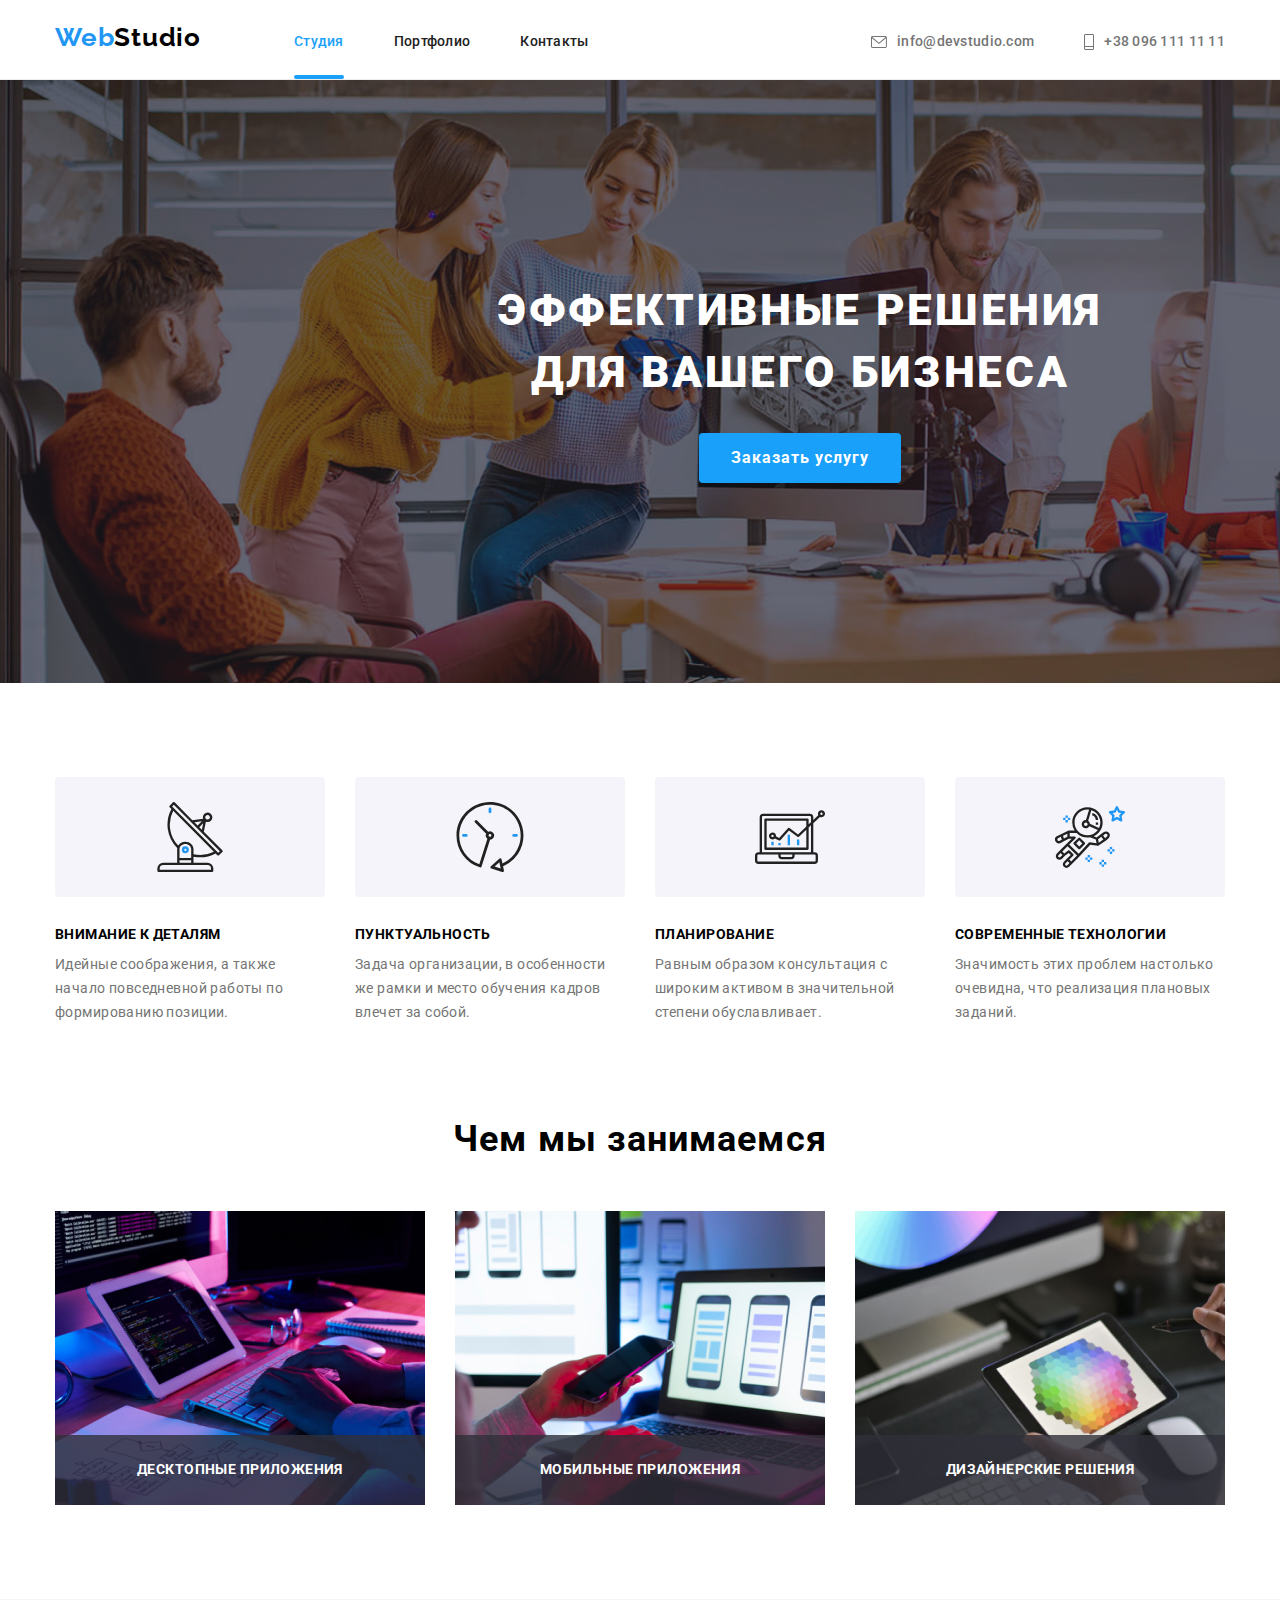
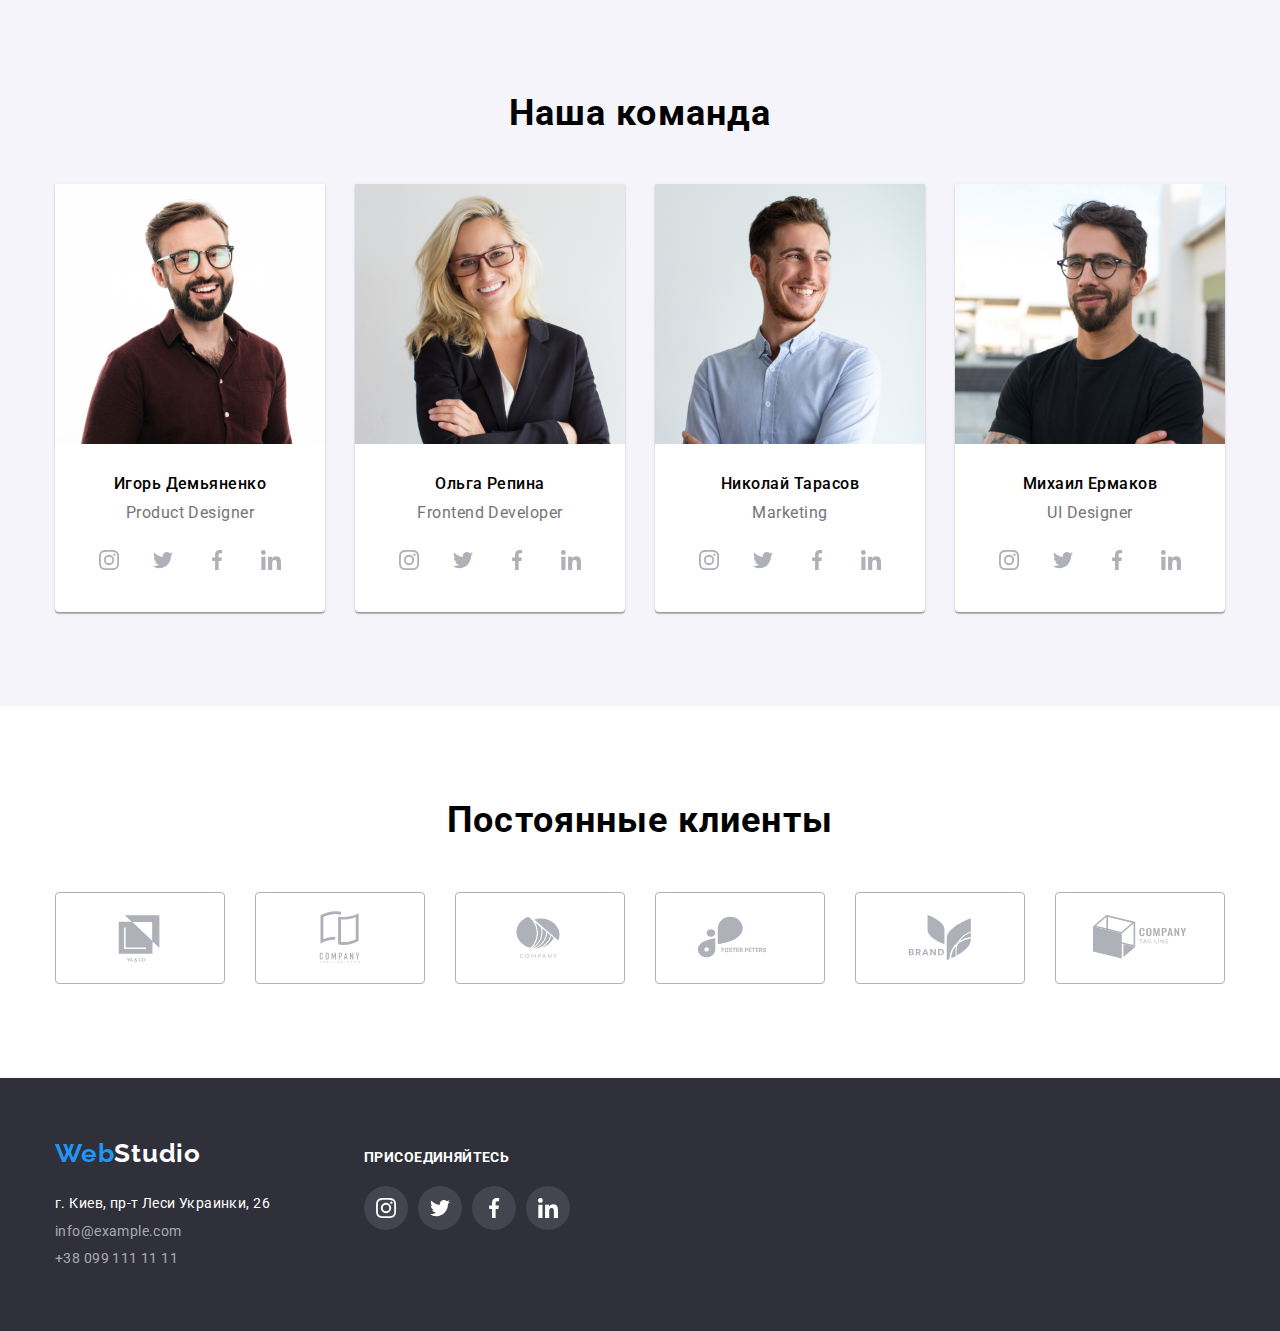
<file: index.html>
<!DOCTYPE html>
<html lang="ru">
  <head>
    <meta charset="UTF-8" />
    <meta name="viewport" content="width=device-width, initial-scale=1.0" />
    <title>WebStudio</title>
    <link rel="preconnect" href="https://fonts.googleapis.com">
    <link rel="preconnect" href="https://fonts.gstatic.com" crossorigin>
    <link
        href="https://fonts.googleapis.com/css2?family=Raleway:wght@700&family=Roboto:wght@400;500;700;900&display=swap"
        rel="stylesheet">
    <link rel="stylesheet"
        href="https://cdnjs.cloudflare.com/ajax/libs/modern-normalize/1.1.0/modern-normalize.min.css">
    <link rel="stylesheet" href="./css/styles.css">
  </head>

  <body>
    
        <header class="header">
          <div class="container">
             <nav class="navigation">
              <a class="logo link" lang="en" href="./index.html">
                Web<span class="logo-second-part">Studio</span>
              </a>
                <ul class="nav-list">
                  <li class="nav-item">
                    <a href="./index.html" class="nav-link section-after current">Студия</a>
                  </li>
                  <li class="nav-item">
                    <a href="./portfolio.html" class="nav-link section-after">Портфолио</a>
                  </li>
                  <li class="nav-item"><a href="" class="nav-link section-after">Контакты</a></li>
                </ul>
            
        
              <ul class="nav-list-contacts">
                <li class="nav-contacts">
                  <a href="mailto:info@devstudio.com" class="contacts"> <svg class="contacts-items-link" width="16" height="12">
                      <use href="./images/icons.svg#icon-email"></use>
                    </svg>info@devstudio.com</a>
                </li>
                <li class="nav-contacts">
                  <a href="tell:+380961111111" class="contacts"><svg class="contacts-items-link" width="10" height="16">
                      <use href="./images/icons.svg#icon-tel"></use>
                    </svg>+38 096 111 11 11</a>
                </li>
              </ul> 
                </nav>
            </div>
           </header>
       

    <main>
      <section class="section-hero">
      <div class="container">
      <h1 class="title">Эффективные решения для вашего бизнеса</h1>
      <button type="button" data-modal-open class="button main-btn">Заказать услугу</button>
      </div>
      </section>
      
      <section class="advantages">
      <div class="container">        
                <h2 class="visually-hidden">Преимущества работы с нами</h2>
                <ul class="advantages-list">
                    <li class="advantages-item">
                      <div class="advantages-items-icon">
                <svg class="contacts-link-icon tel" width="70" height="70">
                  <use href="./images/icons.svg#icon-antenna"></use>
                </svg>
              </div>
                        <h3 class="advantages-title">Внимание к деталям</h3>
                        <p class="advantages-text">
                            Идейные соображения, а также начало повседневной работы по
                            формированию позиции.
                        </p>
                    </li>
                    <li class="advantages-item">
                       <div class="advantages-items-icon">
                <svg class="contacts-link-icon tel" width="70" height="70">
                  <use href="./images/icons.svg#icon-clock"></use>
                </svg>
              </div>
                        <h3 class="advantages-title">Пунктуальность</h3>
                        <p class="advantages-text">
                            Задача организации, в особенности же рамки и место обучения кадров
                            влечет за собой.
                        </p>
                    </li>
                    <li class="advantages-item">
                      <div class="advantages-items-icon">
                <svg class="contacts-link-icon tel" width="70" height="70">
                  <use href="./images/icons.svg#icon-diagram"></use>
                </svg>
              </div>
                        <h3 class="advantages-title">Планирование</h3>
                        <p class="advantages-text">
                            Равным образом консультация с широким активом в значительной
                            степени обуславливает.
                        </p>
                    </li>
                    <li class="advantages-item">
                       <div class="advantages-items-icon">
                <svg class="contacts-link-icon tel" width="70" height="70">
                  <use href="./images/icons.svg#icon-astronaut"></use>
                </svg>
              </div>
                        <h3 class="advantages-title">Современные технологии</h3>
                        <p class="advantages-text">
                            Значимость этих проблем настолько очевидна, что реализация
                            плановых заданий.
                        </p>
                    </li>
                </ul>
              </div>
              </section>
                 
      <section class="services">
      <div class="container">  
        <h2 class="services-title">Чем мы занимаемся</h2>
        <ul class="services-list">

          <li class="services-item">
            <div class="services-item-wrap">
            <img
              src="./images/services/services-img-1.jpg"
              alt="разработка десктопных приложений"
              width="370"
              height="294"
            />
            <p class="services-text">Десктопные приложения</p>
            </div>
          </li>
          <li class="services-item">
            <div class="services-item-wrap">
            <img
              src="./images/services/services-img-2.jpg"
              alt="адаптация для мобильных устройств"
              width="370"
              height="294"
            />
            <p class="services-text">Мобильные приложения</p>
            </div>
          </li>
          <li class="services-item">
            <div class="services-item-wrap">
            <img
              src="./images/services/services-img-3.jpg"
              alt="работа над дизайном"
              width="370"
              height="294"
            />
            <p class="services-text">Дизайнерские решения</p>
            </div>
          </li>
        </ul>
      </div>
      </section>
      
      
    <section class="team">
    <div class="container">
                <h2 class="our-team">Наша команда</h2>
                <ul class="team-list">
                    <li class="team-item">
                        <img src="./images/team/team-img-1.jpg" alt="Игорь Демьяненко Product Designer" width="270" />
                        <div class="team-description">
                        <h3 class="name">Игорь Демьяненко</h3>
                        <p lang="en" class="description">Product Designer</p>
                         <ul class="list team-list-icons">
                <li class="team-item-icons">
                  <a href="" class="team-item-link">
                    <svg class="team-social-link" width="20" height="20">
                      <use href="./images/icons.svg#icon-instagram"></use>
                    </svg>
                  </a>
                </li>
                <li class="team-item-icons">
                  <a href="" class="team-item-link">
                    <svg class="team-social-link" width="20" height="20">
                      <use href="./images/icons.svg#icon-twitter"></use>
                    </svg>
                  </a>
                </li>

                <li class="team-item-icons">
                  <a href="" class="team-item-link">
                    <svg class="team-social-link" width="20" height="20">
                      <use href="./images/icons.svg#icon-facebook"></use>
                    </svg>
                  </a>
                </li>

                <li class="team-item-icons">
                  <a href="" class="team-item-link">
                    <svg class="team-social-link" width="20" height="20">
                      <use href="./images/icons.svg#icon-linkedin"></use>
                    </svg>
                  </a>
                </li>
              </ul>
                        </div>
                        
                    
                    <li class="team-item">
                        <img src="./images/team/team-img-2.jpg" alt="Ольга Репина Frontend Developer" width="270" />
                        <div class="team-description">
                        <h3 class="name">Ольга Репина</h3>
                        <p lang="en" class="description">Frontend Developer</p>
                         <ul class="list team-list-icons">
                <li class="team-item-icons">
                  <a href="" class="team-item-link">
                    <svg class="team-social-link" width="20" height="20">
                      <use href="./images/icons.svg#icon-instagram"></use>
                    </svg>
                  </a>
                </li>
                <li class="team-item-icons">
                  <a href="" class="team-item-link">
                    <svg class="team-social-link" width="20" height="20">
                      <use href="./images/icons.svg#icon-twitter"></use>
                    </svg>
                  </a>
                </li>

                <li class="team-item-icons">
                  <a href="" class="team-item-link">
                    <svg class="team-social-link" width="20" height="20">
                      <use href="./images/icons.svg#icon-facebook"></use>
                    </svg>
                  </a>
                </li>

                <li class="team-item-icons">
                  <a href="" class="team-item-link">
                    <svg class="team-social-link" width="20" height="20">
                      <use href="./images/icons.svg#icon-linkedin"></use>
                    </svg>
                  </a>
                </li>
              </ul>
                        </div>
                    
                    <li class="team-item" >
                        <img src="./images/team/team-img-3.jpg" alt="Николай Тарасов Marketing" width="270" />
                        <div class="team-description">
                        <h3 class="name">Николай Тарасов</h3>
                        <p lang="en" class="description">Marketing</p>
                         <ul class="list team-list-icons">
                <li class="team-item-icons">
                  <a href="" class="team-item-link">
                    <svg class="team-social-link" width="20" height="20">
                      <use href="./images/icons.svg#icon-instagram"></use>
                    </svg>
                  </a>
                </li>
                <li class="team-item-icons">
                  <a href="" class="team-item-link">
                    <svg class="team-social-link" width="20" height="20">
                      <use href="./images/icons.svg#icon-twitter"></use>
                    </svg>
                  </a>
                </li>

                <li class="team-item-icons">
                  <a href="" class="team-item-link">
                    <svg class="team-social-link" width="20" height="20">
                      <use href="./images/icons.svg#icon-facebook"></use>
                    </svg>
                  </a>
                </li>

                <li class="team-item-icons">
                  <a href="" class="team-item-link">
                    <svg class="team-social-link" width="20" height="20">
                      <use href="./images/icons.svg#icon-linkedin"></use>
                    </svg>
                  </a>
                </li>
              </ul>
                        </div>
                    
                    <li class="team-item">
                        <img src="./images/team/team-img-4.jpg" alt="Михаил Ермаков UI Designer" width="270" />
                        <div class="team-description">
                        <h3 class="name">Михаил Ермаков</h3>
                        <p lang="en" class="description">UI Designer</p>
                         <ul class="list team-list-icons">
                <li class="team-item-icons">
                  <a href="" class="team-item-link">
                    <svg class="team-social-link" width="20" height="20">
                      <use href="./images/icons.svg#icon-instagram"></use>
                    </svg>
                  </a>
                </li>
                <li class="team-item-icons">
                  <a href="" class="team-item-link">
                    <svg class="team-social-link" width="20" height="20">
                      <use href="./images/icons.svg#icon-twitter"></use>
                    </svg>
                  </a>
                </li>

                <li class="team-item-icons">
                  <a href="" class="team-item-link">
                    <svg class="team-social-link" width="20" height="20">
                      <use href="./images/icons.svg#icon-facebook"></use>
                    </svg>
                  </a>
                </li>

                <li class="team-item-icons">
                  <a href="" class="team-item-link">
                    <svg class="team-social-link" width="20" height="20">
                      <use href="./images/icons.svg#icon-linkedin"></use>
                    </svg>
                  </a>
                </li>
              </ul>
                        </div>
                    
              </div>
            </section>
            <section class="clients">
              <div class="container">
                <h2 class="clients-titel">Постоянные клиенты</h2>
                 <ul class="list client-items">
          <li>
            <a class="client-item-link" href="">
              <svg class="client-item-icon" width="106" height="60">
                <use href="./images/icons.svg#icon-Logo-1"></use>
              </svg>
            </a>
          </li>
          <li>
            <a class="client-item-link" href="">
              <svg class="client-item-icon" width="106" height="60">
                <use href="./images/icons.svg#icon-Logo-2"></use>
              </svg>
            </a>
          </li>
          <li>
            <a class="client-item-link" href="">
              <svg class="client-item-icon" width="106" height="60">
                <use href="./images/icons.svg#icon-Logo-3"></use>
              </svg>
            </a>
          </li>
          <li>
            <a class="client-item-link" href="">
              <svg class="client-item-icon" width="106" height="60">
                <use href="./images/icons.svg#icon-Logo-4"></use>
              </svg>
            </a>
          </li>
          <li>
            <a class="client-item-link" href="">
              <svg class="client-item-icon" width="106" height="60">
                <use href="./images/icons.svg#icon-Logo-5"></use>
              </svg>
            </a>
          </li>
          <li>
            <a class="client-item-link" href="">
              <svg class="client-item-icon" width="106" height="60">
                <use href="./images/icons.svg#icon-Logo-6"></use>
              </svg>
            </a>
          </li>
        </ul>
        </div>      
            </section>
      </main>

   <footer class="footer">
      <div class="container footer-container">
        <ul class="list footer-list-container">
          <li>
          <a class="logo link" lang="en" href="./index.html">
        Web<span class="logo-second-part-footer">Studio</span>
      </a>
      <address class="footer-address">
        <ul class="footer-list list">
          <li class="footer-item">
            <a class="footer-description" href="https://goo.gl/maps/TwaqUdPXrJMAYcYX8"
              >г. Киев, пр-т Леси Украинки, 26</a
            >
          </li>
          <li class="footer-item">
            <a class="footer-mail-item link" href="mailto:info@example.com">info@example.com</a>
          </li>
          <li class="footer-item">
            <a class="footer-tel-item link" href="tel:+380991111111">+38 099 111 11 11</a>
          </li>
        </ul>
      </address>
            <li class="footer-social-item">
            <p class="footer-social">присоединяйтесь</p>
            <ul class="list team-list-icons">
              <li class="team-item-icons">
                <a href="" class="team-item-link footer-social-color">
                  <svg class="team-social-link team-social-link-color" width="20" height="20">
                    <use href="./images/icons.svg#icon-instagram"></use>
                  </svg>
                </a>
              </li>
              <li class="team-item-icons">
                <a href="" class="team-item-link footer-social-color">
                  <svg class="team-social-link team-social-link-color" width="20" height="20">
                    <use href="./images/icons.svg#icon-twitter"></use>
                  </svg>
                </a>
              </li>
              <li class="team-item-icons">
                <a href="" class="team-item-link footer-social-color">
                  <svg class="team-social-link team-social-link-color" width="20" height="20">
                    <use href="./images/icons.svg#icon-facebook"></use>
                  </svg>
                </a>
              </li>

              <li class="team-item-icons">
                <a href="" class="team-item-link footer-social-color">
                  <svg class="team-social-link team-social-link-color" width="20" height="20">
                    <use href="./images/icons.svg#icon-linkedin"></use>
                  </svg>
                </a>
              </li>
            </ul>
          </li>
        </ul>
      </div>
    </footer>

    <div class="backdrop is-hidden" data-modal>
      <div class="modal">
        <button type="button" data-modal-close class="close-btn">
          <svg class="join-icon" width="18" height="18">
            <use href="./images/icons.svg#icon-close-black-18dp-2-1"></use>
            </svg>
        </button>
      </div>
    </div>
    <script src="./js/modal.js"></script>

    </body>
</html>
</file>
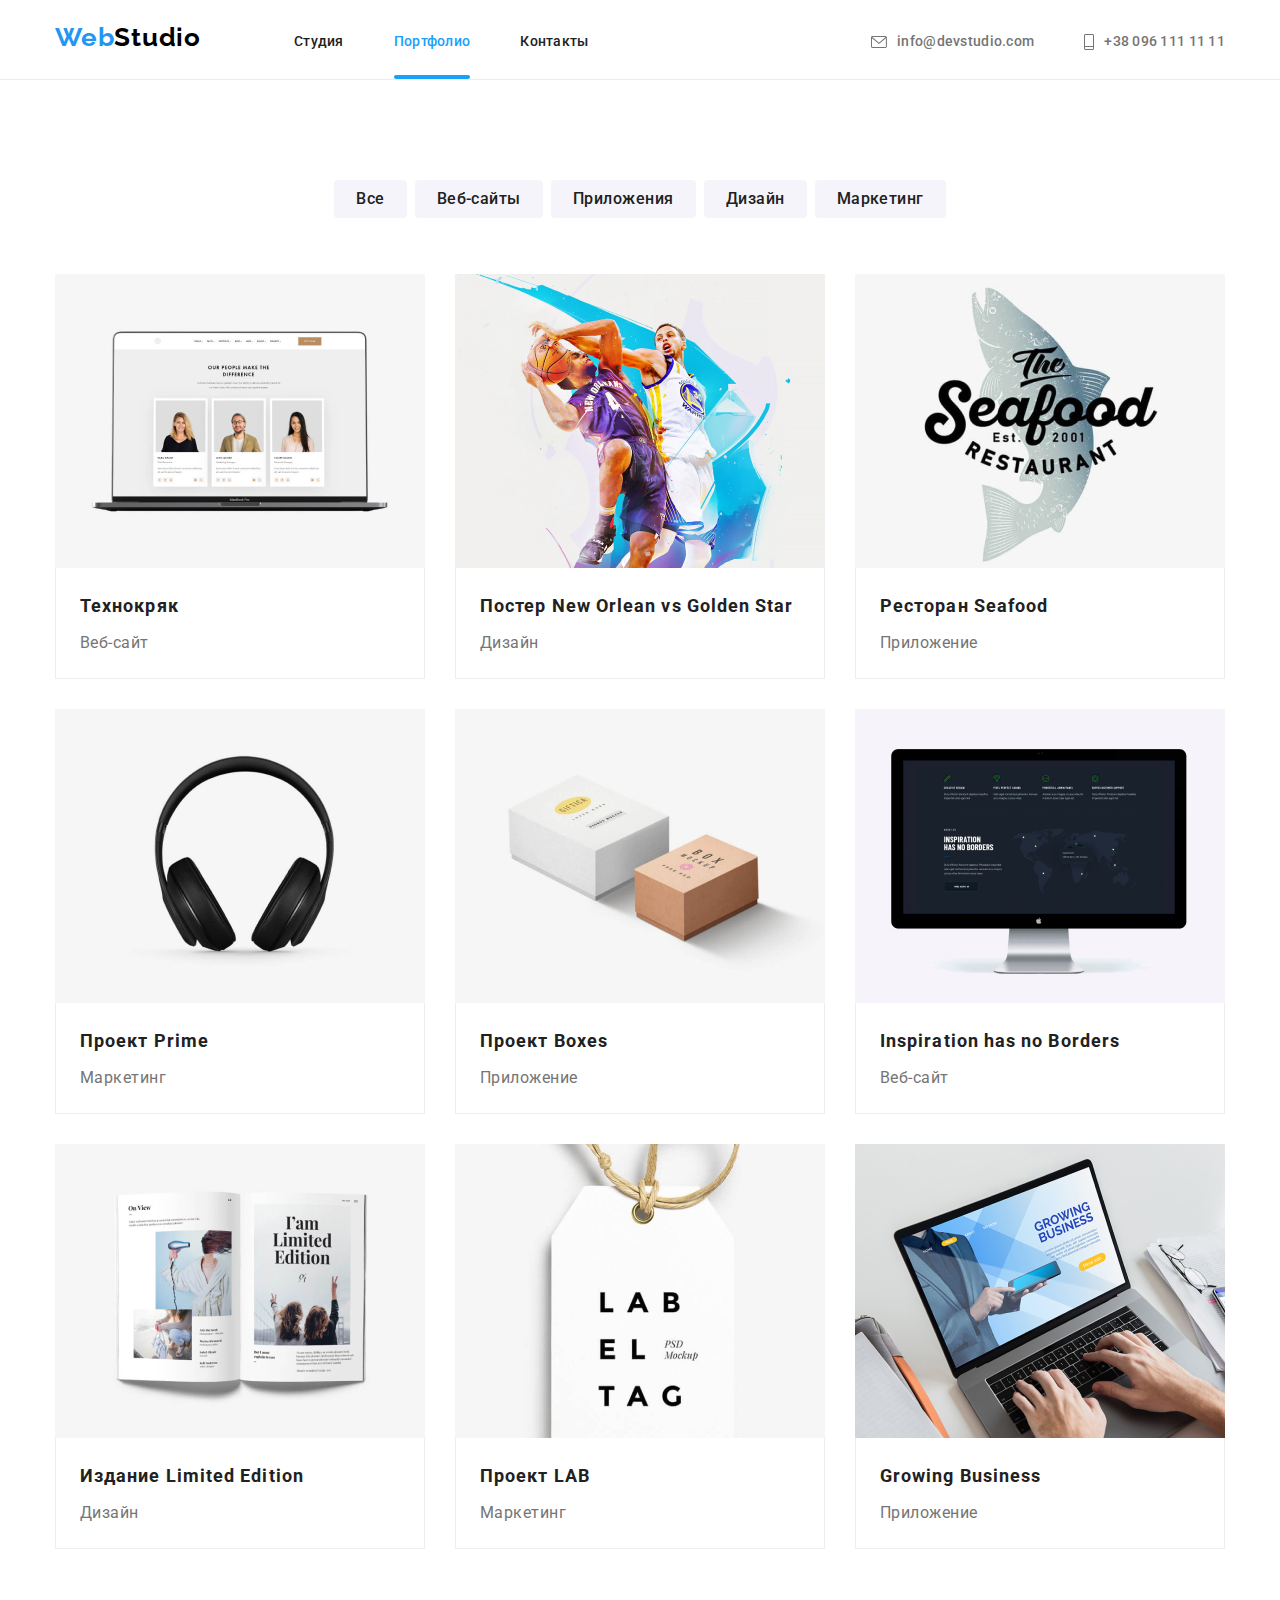
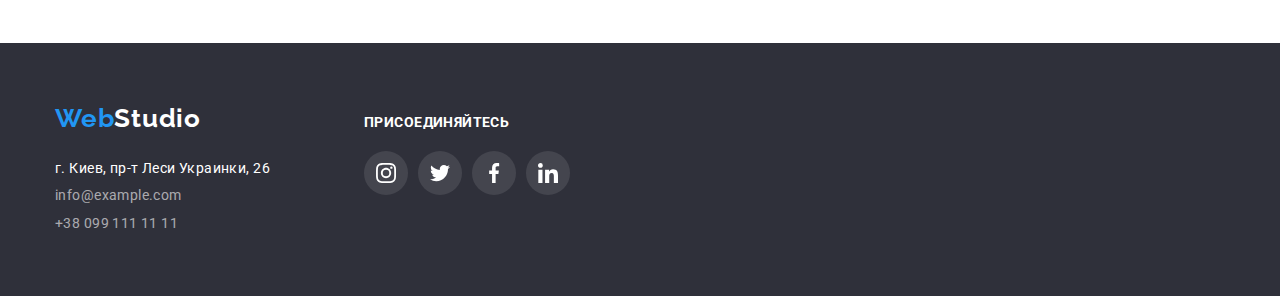
<file: portfolio.html>
<!DOCTYPE html>
<html lang="ru">
  <head>
    <meta charset="UTF-8" />
    <meta name="viewport" content="width=device-width, initial-scale=1.0" />
    <title>WebStudio</title>
    <link
      rel="stylesheet"
      href="https://cdnjs.cloudflare.com/ajax/libs/modern-normalize/1.0.0/modern-normalize.css"
    />
    <link
      href="https://fonts.googleapis.com/css2?family=Raleway:wght@400;700&family=Roboto:wght@400;500;700;900&display=swap"
      rel="stylesheet"
    />
    <link rel="stylesheet" href="./css/styles.css" />
  </head>

  <body>
    <header class="header">
      <div class="container">
        <nav class="navigation">
          <a class="logo link" lang="en" href="./index.html">
            Web<span class="logo-second-part">Studio</span>
          </a>
          <ul class="nav-list">
            <li class="nav-item">
              <a href="./index.html" class="nav-link section-after">Студия</a>
            </li>
            <li class="nav-item">
              <a href="./portfolio.html" class="nav-link section-after current">Портфолио</a>
            </li>
            <li class="nav-item"><a href="" class="nav-link section-after">Контакты</a></li>
          </ul>
    
            <ul class="nav-list-contacts">
            <li class="nav-contacts">
              <a href="mailto:info@devstudio.com" class="contacts"> <svg class="contacts-items-link" width="16" height="12">
                  <use href="./images/icons.svg#icon-email"></use>
                </svg>info@devstudio.com</a>
            </li>
            <li class="nav-contacts">
              <a href="tell:+380961111111" class="contacts"><svg class="contacts-items-link" width="10" height="16">
                  <use href="./images/icons.svg#icon-tel"></use>
                </svg>+38 096 111 11 11</a>
            </li>
          </ul>
        </nav>
      </div>
    </header>

    
    <main>
      <div class="container">
      <section class="works-section">
            <h1 class="visually-hidden">Наши проекты</h1>
            <ul class="portf-filter-list list">
            <li class="portf-filter-item">
              <button class="portf-modal-btn btn-current" type="button">Все</button>
            </li>
            <li class="portf-filter-item">
              <button class="portf-modal-btn" type="button">Веб-сайты</button>
            </li>
            <li class="portf-filter-item">
              <button class="portf-modal-btn" type="button">Приложения</button>
            </li>
            <li class="portf-filter-item">
              <button class="portf-modal-btn" type="button">Дизайн</button>
            </li>
            <li class="portf-filter-item">
              <button class="portf-modal-btn" type="button">Маркетинг</button>
            </li>
          </ul>
              
          <ul class="works-list">
            <li class="works-list-item">
              <a class="portfolio-link" href="">
                <div class="galery-img-overlay"><img class="works-list-img" src="./images/portfolio/portfolio-img-1.jpg" alt="Веб-сайт Технокряк" width="370"
                height="294" />
                <p class="overlay">
                  Технокряк это современная площадка распространения
                  коронавируса. Компании используют эту платформу для
                  цифрового шпионажа и атак на защищённые сервера конкурентов
                </p>
                </div>
              <div class="box-footer">
                <h3 class="works-list-title">Технокряк</h3>
                <p class="work-list-subtitle">Веб-сайт</p>
              </div></a>
              
            </li>
            <li class="works-list-item">
              <a class="portfolio-link" href="">
                <div class="galery-img-overlay">
                <img class="works-list-img" src="./images/portfolio/portfolio-img-2.jpg" alt="Дизайн Постера New Orlean vs Golden Star"
                width="370" 
                height="294" />
                <p class="overlay">
                  Технокряк это современная площадка распространения
                  коронавируса. Компании используют эту платформу для
                  цифрового шпионажа и атак на защищённые сервера конкурентов
                </p>
                </div>

              <div class="box-footer">
                <h3 class="works-list-title">Постер <span lang="en">New Orlean vs Golden Star</span></h3>
                <p class="work-list-subtitle">Дизайн</p>
              </div></a>
            </li>
            <li class="works-list-item">
              <a class="portfolio-link" href="">
                <div class="galery-img-overlay">
                <img class="works-list-img" src="./images/portfolio/portfolio-img-3.jpg" alt="Приложение для Ресторана Seafood"
                width="370" height="294" />
                <p class="overlay">
                  Технокряк это современная площадка распространения
                  коронавируса. Компании используют эту платформу для
                  цифрового шпионажа и атак на защищённые сервера конкурентов
                </p>
                </div>

              <div class="box-footer">
                <h3 class="works-list-title">Ресторан <span lang="en">Seafood</span></h3>
                <p class="work-list-subtitle">Приложение</p>
              </div></a>
            </li>
            <li class="works-list-item">
              <a class="portfolio-link" href=""> 
                <div class="galery-img-overlay">
                <img class="works-list-img"
                src="./images/portfolio/portfolio-img-4.jpg"
                alt="Маркетинг Проект Prime"
                width="370"
                height="294"
              />
              <p class="overlay">
                Технокряк это современная площадка распространения
                коронавируса. Компании используют эту платформу для
                цифрового шпионажа и атак на защищённые сервера конкурентов
              </p>
              </div>

              <div class="box-footer">
                <h3 class="works-list-title">Проект <span lang="en">Prime</span></h3>
                <p class="work-list-subtitle">Маркетинг</p>
              </div></a>
             
            </li>
            
            <li class="works-list-item">
              <a class="portfolio-link" href=""> 
                <div class="galery-img-overlay">
                <img class="works-list-img"
                src="./images/portfolio/portfolio-img-5.jpg"
                alt="Приложение Проекта Boxes"
                width="370"
                height="294"
              />
              <p class="overlay">
                Технокряк это современная площадка распространения
                коронавируса. Компании используют эту платформу для
                цифрового шпионажа и атак на защищённые сервера конкурентов
              </p>
              </div>

              <div class="box-footer">
                <h3 class="works-list-title">Проект <span lang="en">Boxes</span></h3>
                <p class="work-list-subtitle">Приложение</p>
              </div></a>
             
            </li>
            <li class="works-list-item">
              <a class="portfolio-link" href=""> 
                <div class="galery-img-overlay"><img class="works-list-img"
                src="./images/portfolio/portfolio-img-6.jpg"
                alt="Веб-сайт Inspiration has no Borders"
                width="370"
                height="294"
              />
              <p class="overlay">
                Технокряк это современная площадка распространения
                коронавируса. Компании используют эту платформу для
                цифрового шпионажа и атак на защищённые сервера конкурентов
              </p>
              </div>

              <div class="box-footer">
                <h3 class="works-list-title" lang="en">Inspiration has no Borders</h3>
                <p class="work-list-subtitle">Веб-сайт</p>
              </div></a>
             
            </li>
            <li class="works-list-item">
              <a class="portfolio-link" href="">
                <div class="galery-img-overlay">
                <img class="works-list-img"
                src="./images/portfolio/portfolio-img-7.jpg"
                alt="Дизайн Издания Limited Edition"
                width="370"
                height="294"
              />
              <p class="overlay">
                Технокряк это современная площадка распространения
                коронавируса. Компании используют эту платформу для
                цифрового шпионажа и атак на защищённые сервера конкурентов
              </p>
              </div>

              <div class="box-footer">
                <h3 class="works-list-title">Издание <span lang="en">Limited Edition</span></h3>
                <p class="work-list-subtitle">Дизайн</p>
              </div></a>
              
            </li>
            <li class="works-list-item">
              <a class="portfolio-link" href=""> 
                <div class="galery-img-overlay">
                <img class="works-list-img"
                src="./images/portfolio/portfolio-img-8.jpg"
                alt="Маркетинг Проект LAB"
                width="370"
                height="294"
              />
              <p class="overlay">
                Технокряк это современная площадка распространения
                коронавируса. Компании используют эту платформу для
                цифрового шпионажа и атак на защищённые сервера конкурентов
              </p>
              </div>

              <div class="box-footer">
                <h3 class="works-list-title">Проект <span lang="en">LAB</span></h3>
                <p class="work-list-subtitle">Маркетинг</p>
              </div></a>
             
            </li>
            <li class="works-list-item">
              <a class="portfolio-link" href="">
                <div class="galery-img-overlay">
                <img class="works-list-img"
                src="./images/portfolio/portfolio-img-9.jpg"
                alt="Приложение Growing Business"
                width="370"
                height="294"
              />
              <p class="overlay">
                Технокряк это современная площадка распространения
                коронавируса. Компании используют эту платформу для
                цифрового шпионажа и атак на защищённые сервера конкурентов
              </p>
              </div>

              <div class="box-footer">
                <h3 class="works-list-title" lang="en">Growing Business</h3>
                <p class="work-list-subtitle">Приложение</p>
              </div></a>
              
            </li>
          </ul>
        </section>
      </div>
    </main>

<footer class="footer">
  <div class="container footer-container">
    <ul class="list footer-list-container">
      <li>
        <a class="logo link" lang="en" href="./index.html">
          Web<span class="logo-second-part-footer">Studio</span>
        </a>
        <address class="footer-address">
          <ul class="footer-list list">
            <li class="footer-item">
              <a class="footer-description" href="https://goo.gl/maps/TwaqUdPXrJMAYcYX8">г. Киев, пр-т Леси Украинки,
                26</a>
            </li>
            <li class="footer-item">
              <a class="footer-mail-item link" href="mailto:info@example.com">info@example.com</a>
            </li>
            <li class="footer-item">
              <a class="footer-tel-item link" href="tel:+380991111111">+38 099 111 11 11</a>
            </li>
          </ul>
        </address>
      <li class="footer-social-item">
        <p class="footer-social">присоединяйтесь</p>
        <ul class="list team-list-icons">
          <li class="team-item-icons">
            <a href="" class="team-item-link footer-social-color">
              <svg class="team-social-link team-social-link-color" width="20" height="20">
                <use href="./images/icons.svg#icon-instagram"></use>
              </svg>
            </a>
          </li>
          <li class="team-item-icons">
            <a href="" class="team-item-link footer-social-color">
              <svg class="team-social-link team-social-link-color" width="20" height="20">
                <use href="./images/icons.svg#icon-twitter"></use>
              </svg>
            </a>
          </li>
          <li class="team-item-icons">
            <a href="" class="team-item-link footer-social-color">
              <svg class="team-social-link team-social-link-color" width="20" height="20">
                <use href="./images/icons.svg#icon-facebook"></use>
              </svg>
            </a>
          </li>

          <li class="team-item-icons">
            <a href="" class="team-item-link footer-social-color">
              <svg class="team-social-link team-social-link-color" width="20" height="20">
                <use href="./images/icons.svg#icon-linkedin"></use>
              </svg>
            </a>
          </li>
        </ul>
      </li>
    </ul>
  </div>
</footer>
  </body>
</html>
</file>
<file: css/styles.css>
:root {
  --accent-font: 'Roboto', sans-serif;
  --secondary-font: 'Raleway', sans-serif;
  --text-color: #757575;
  --secondary-color: #212121;
  --hover-color: #2196f3;
  --accent-color: #18a0fb;
  --primary-white-color: #ffffff;
  --background-color: #2f303a;
  --team-color: #f5f4fa;
  --footer-color: rgba(255, 255, 255, 0.6);
}

*,
*::before,
*::after {
  margin: 0;
  padding: 0;
}

img {
  display: block;
  max-width: 100%;
  height: auto;
}
body {
  font-family: 'Roboto', sans-serif;
  font-style: normal;
}

.visually-hidden {
  position: absolute;
  white-space: nowrap;
  width: 1px;
  height: 1px;
  overflow: hidden;
  border: 0;
  padding: 0;
  clip: rect(0 0 0 0);
  clip-path: inset(50%);
  margin: -1px;
}

@keyframes changeModalBtn {
  25% {
    transform: scale(25%);
    transform: opacity(25%);
  }
  50% {
    transform: scale(50%);
    transform: opacity(50%);
  }
  75% {
    transform: scale(75%);
    transform: opacity(75%);
  }
  100% {
    transform: scale(100%);
    transform: opacity(100%);
  }
}

.list {
  list-style: none;
}

.link {
  text-decoration: none;
}

.section {
  padding: 94px 0px;
}
.container {
  width: 1200px;
  margin-left: auto;
  margin-right: auto;
  padding-left: 15px;
  padding-right: 15px;
}

.header {
  height: 80px;
  display: flex;
  align-items: center;
  display: flex;
  justify-content: space-between;
  border-bottom: 1px solid #ececec;
}
.logo {
  margin-right: 93px;
  font-family: 'Raleway', sans-serif;
  font-weight: 700;
  font-size: 26px;
  line-height: 1.192;
  letter-spacing: 0.03em;
  color: var(--hover-color);
  padding-top: 24px;
  padding-bottom: 24px;
}

.logo-second-part {
  font-weight: 700;
  font-size: 26px;
  line-height: 1.192;
  letter-spacing: 0.03em;
  color: #000000;
  transition: color 250ms cubic-bezier(0.4, 0, 0.2, 1),
    background-color 250ms cubic-bezier(0.4, 0, 0.2, 1);
}
.logo-second-part:hover,
.logo-second-part:focus {
  color: var(--accent-color);
}

.navigation {
  display: flex;
  align-items: baseline;
}

.nav-list {
  list-style: none;
  display: flex;
  align-items: center;
}

.nav-item:not(:last-child) {
  margin-right: 50px;
}

.nav-link {
  text-decoration: none;
  padding-bottom: 32px;
  padding-top: 32px;
  display: inline-block;
  font-style: normal;
  font-weight: 500;
  font-size: 14px;
  line-height: 1.14;
  letter-spacing: 0.02em;
  color: var(--secondary-color);
  transition: color 250ms cubic-bezier(0.4, 0, 0.2, 1),
    background-color 250ms cubic-bezier(0.4, 0, 0.2, 1);
}

.section-after {
  position: relative;
}

.current::after {
  content: ' ';
  display: block;
  background-color: var(--accent-color);
  width: 100%;
  height: 4px;
  border-radius: 2px;
  margin-top: 28px;
  position: absolute;
  bottom: 2px;
}

.current {
  color: var(--accent-color);
  transition: color 250ms cubic-bezier(0.4, 0, 0.2, 1);
}
.nav-link:hover,
.nav-link:focus {
  color: var(--accent-color);
}
.nav-list-contacts {
  list-style: none;
  margin-left: auto;
  display: flex;
  justify-content: flex-end;
}

.nav-contacts:not(:last-child) {
  margin-right: 50px;
}
.contacts {
  text-decoration: none;
  font-style: normal;
  font-weight: 500;
  font-size: 14px;
  line-height: 1.14;
  letter-spacing: 0.02em;
  color: var(--text-color);
  padding-top: 32px;
  padding-bottom: 32px;
}
.contacts:hover,
.contacts:focus {
  color: var(--accent-color);
}
.contacts-items-link {
  fill: currentColor;
  margin-right: 10px;
  vertical-align: middle;
}

.section-hero {
  width: 1600px;
  margin-left: auto;
  margin-right: auto;
  padding-left: 15px;
  padding-right: 15px;
  padding-top: 200px;
  padding-bottom: 200px;
  text-align: center;
  background-color: var(--background-color);
  background-image: linear-gradient(rgba(47, 48, 58, 0.4), rgba(47, 48, 58, 0.4)),
    url(../images/herobg.png);
  background-repeat: no-repeat;
  background-position: center;
  background-size: cover;
}
.title {
  max-width: 696px;
  font-style: normal;
  font-weight: 900;
  font-size: 44px;
  line-height: 1.4;
  letter-spacing: 0.06em;
  text-transform: uppercase;
  color: var(--primary-white-color);
  margin-bottom: 30px;
  margin-left: auto;
  margin-right: auto;
}

.button {
  display: inline-block;
  box-shadow: 0px 4px 4px rgba(0, 0, 0, 0.15);
  border-radius: 4px;
  border-style: none;
  background-color: var(--accent-color);
}
.main-btn {
  font-weight: 700;
  font-size: 16px;
  line-height: 1.87;
  align-items: center;
  text-align: center;
  letter-spacing: 0.06em;
  padding: 10px 32px;
  color: var(--primary-white-color);
  transition: color 250ms cubic-bezier(0.4, 0, 0.2, 1),
    background-color 250ms cubic-bezier(0.4, 0, 0.2, 1);
}
.button:hover,
.button:focus {
  cursor: pointer;
  color: var(--accent-color);
  background-color: var(--primary-white-color);
}

.advantages {
  align-items: center;
  justify-content: center;
  padding-top: 94px;
  padding-bottom: 94px;
}
.advantages-list {
  list-style: none;
  display: flex;
  justify-content: center;
  align-items: center;
}

.advantages-item:not(:last-child) {
  margin-right: 30px;
}
.advantages-items-icon {
  display: flex;
  justify-content: center;
  align-items: center;
  width: 270px;
  height: 120px;
  margin-bottom: 30px;
  border-radius: 4px;
  background-color: #f5f4fa;
}

.advantages-title {
  font-weight: 700;
  font-size: 14px;
  line-height: 1.14;
  letter-spacing: 0.03em;
  text-transform: uppercase;
  margin-bottom: 10px;
}
.advantages-text {
  color: var(--text-color);
  width: 270px;
  font-size: 14px;
  line-height: 1.71;
  letter-spacing: 0.03em;
}

.services {
  padding-bottom: 94px;
}
.services-title {
  font-weight: 700;
  font-size: 36px;
  line-height: 1.16;
  text-align: center;
  letter-spacing: 0.03em;
  margin-bottom: 50px;
}
.services-list {
  list-style: none;
  display: flex;
  justify-content: center;
  align-items: center;
}
.services-item:not(:last-child) {
  margin-right: 30px;
}
.services-item-wrap {
  position: relative;
  overflow: hidden;
}
.services-text {
  position: absolute;
  bottom: 0;
  left: 0;
  font-style: normal;
  font-weight: 700;
  font-size: 14px;
  line-height: 1.14;
  letter-spacing: 0.03em;
  padding: 27px;
  width: 100%;
  background-color: rgba(47, 48, 58, 0.8);
  color: var(--primary-white-color);
  text-transform: uppercase;
  text-align: center;
  font-weight: bold;
}

.team {
  background-color: var(--team-color);
  padding-top: 94px;
  padding-bottom: 94px;
}
.our-team {
  font-weight: 700;
  font-size: 36px;
  line-height: 1.16;
  text-align: center;
  letter-spacing: 0.03em;
  margin-bottom: 50px;
}
.team-list {
  list-style: none;
  display: flex;
  justify-content: center;
}
.team-description {
  padding: 30px 32px;
}

.team-item {
  width: 270px;
  box-shadow: 0px 1px 3px rgba(0, 0, 0, 0.12), 0px 1px 1px rgba(0, 0, 0, 0.14),
    0px 2px 1px rgba(0, 0, 0, 0.2);
  border-radius: 0px 0px 4px 4px;
  background-color: var(--primary-white-color);
}
.team-item:not(:last-child) {
  margin-right: 30px;
}
.name {
  font-weight: 500;
  font-size: 16px;
  line-height: 1.19;
  letter-spacing: 0.03em;
  text-align: center;
  margin-bottom: 10px;
}
.description {
  color: var(--text-color);
  font-size: 16px;
  line-height: 1.19;
  letter-spacing: 0.03em;
  text-align: center;
  padding-bottom: 16px;
}

.team-item-icons {
  width: 44px;
  height: 44px;
}

.team-item-link {
  color: #afb1b8;
  width: 100%;
  height: 100%;
  display: block;
  border-radius: 50%;
  display: flex;
  align-items: center;
  justify-content: center;
  transition: color 250ms cubic-bezier(0.4, 0, 0.2, 1),
    background-color 250ms cubic-bezier(0.4, 0, 0.2, 1);
}
.team-item-link:hover,
.team-item-link:focus {
  background-color: #2196f3;
}
.team-item-link:hover .team-social-link,
.team-item-link:focus .team-social-link {
  fill: var(--primary-white-color);
}

.team-list-icons {
  display: flex;
  justify-content: center;
}
.team-item-icons + .team-item-icons {
  margin-left: 10px;
}

.team-social-link {
  fill: #afb1b8;
}

.clients-titel {
  font-weight: 700;
  font-size: 36px;
  line-height: 1.16;
  text-align: center;
  letter-spacing: 0.03em;
  margin-bottom: 50px;
  padding-top: 94px;
}

.client-items li + li {
  margin-left: 30px;
}
.client-items {
  display: flex;
  padding-bottom: 94px;
}
.client-item-link {
  display: inline-block;
  color: #afb1b8;
  border: 1px solid #afb1b8;
  box-sizing: border-box;
  border-radius: 4px;
  width: 170px;
  height: 92px;
  display: flex;
  align-items: center;
  justify-content: center;
  transition: color 250ms cubic-bezier(0.4, 0, 0.2, 1),
    background-color 250ms cubic-bezier(0.4, 0, 0.2, 1);
}

.client-item-icon {
  fill: currentColor;
}
.client-item-link:hover,
.client-item-link:active,
.client-item-link:focus {
  color: var(--accent-color);
  fill: currentColor;
  border-color: var(--accent-color);
}

.footer {
  background: var(--background-color);
  margin-left: auto;
  margin-right: auto;
  padding-left: 15px;
  padding-right: 15px;
  padding-top: 60px;
  padding-bottom: 60px;
}
.logo-footer {
  font-weight: 700;
  font-size: 26px;
  line-height: 1.192;
  letter-spacing: 0.03em;
  color: var(--hover-color);
}
.logo-second-part-footer {
  font-family: 'Raleway', sans-serif;
  font-weight: 700;
  font-size: 26px;
  line-height: 1.192;
  letter-spacing: 0.03em;
  color: var(--primary-white-color);
  transition: color 250ms cubic-bezier(0.4, 0, 0.2, 1),
    background-color 250ms cubic-bezier(0.4, 0, 0.2, 1);
}
.logo-second-part-footer:hover,
.logo-second-part-footer:focus {
  color: var(--accent-color);
}
.footer-address {
  margin-top: 20px;
}
.footer-description {
  text-decoration: none;
  color: var(--primary-white-color);
  font-style: normal;
  font-weight: 400;
  font-size: 14px;
  line-height: 1.714;
  letter-spacing: 0.03em;
}

.footer-item {
  font-style: inherit;
  line-height: 1.71;
  letter-spacing: 0.03em;
  color: var(--primary-white-color);
}
.footer-mail-item,
.footer-tel-item {
  font-style: normal;
  font-weight: 400;
  font-size: 14px;
  line-height: 24px;
  letter-spacing: 0.03em;
  color: var(--footer-color);
  transition: color 250ms cubic-bezier(0.4, 0, 0.2, 1),
    background-color 250ms cubic-bezier(0.4, 0, 0.2, 1);
}
.footer-mail-item:hover,
.footer-mail-item:focus,
.footer-tel-item:hover,
.footer-tel-item:focus {
  color: var(--hover-color);
}

.footer-list-container {
  display: flex;
  align-items: baseline;
}

.footer-list:not(:last-child) {
  margin-top: 9px;
}

.footer-social {
  color: var(--primary-white-color);
  font-weight: bold;
  font-size: 14px;
  line-height: 1.14;
  letter-spacing: 0.03em;
  text-transform: uppercase;
  margin-bottom: 20px;
}

.footer-social-item {
  margin-left: 70px;
}
.footer-social-color {
  background-color: rgba(255, 255, 255, 0.1);
}
.team-social-link-color {
  fill: var(--primary-white-color);
}

.works-section {
  padding-top: 100px;
  padding-bottom: 94px;
}

.portf-filter-list {
  margin-bottom: 56px;
}
.portf-filter-list {
  display: flex;
  justify-content: center;
}
.portf-filter-item:not(:last-child) {
  margin-right: 8px;
}
.portf-modal-btn {
  border-style: none;
  padding: 6px 22px;
  height: 38px;
  border-radius: 4px;
  border: none;
  font-family: var(--accent-font);
  font-weight: 500;
  font-size: 16px;
  line-height: 1.625;
  text-align: center;
  letter-spacing: 0.03em;
  color: var(--secondary-color);
  background: var(--team-color);
  border-radius: 4px;
}

.portf-modal-btn:hover,
.portf-modal-btn:focus {
  color: var(--primary-white-color);
  background-color: var(--hover-color);
  box-shadow: 0px 3px 1px rgba(0, 0, 0, 0.1), 0px 1px 2px rgba(0, 0, 0, 0.08),
    0px 2px 2px rgba(0, 0, 0, 0.12);
  border-radius: 4px;
}
.btn-current {
  background-color: var(--accent-color);
  color: var(--primary-white-color);
}

.works-list {
  list-style: none;
  margin: -15px;
  display: flex;
  flex-wrap: wrap;
}
.works-list-item {
  margin: 15px;
  flex-basis: calc((100% - 3 * 30px) / 3);
}

.portfolio-link:hover .overlay,
.portfolio-link:focus .overlay {
  transform: translateY(0%);
}

.galery-img-overlay {
  position: relative;
  overflow: hidden;
}

.overlay {
  font-size: 18px;
  line-height: 1.56;
  background-color: rgba(33, 150, 243, 0.9);
  color: var(--primary-white-color);
  display: flex;
  align-items: center;
  padding-left: 24px;
  padding-right: 24px;
  position: absolute;
  top: 0;
  left: 0;
  height: 100%;
  width: 100%;
  overflow: auto;
  transform: translateY(101%);
  transition: transform 250ms linear;
}
.portfolio-link {
  text-decoration: none;
  display: block;
  color: var(--text-color);
}

.portfolio-link:hover,
.portfolio-link:focus {
  box-shadow: 0px 1px 1px rgb(0 0 0 / 12%), 0px 4px 4px rgb(0 0 0 / 6%),
    1px 4px 6px rgb(0 0 0 / 16%);
}

.works-list-title {
  margin-bottom: 4px;
  font-weight: 700;
  font-size: 18px;
  line-height: 2;
  letter-spacing: 0.06em;
  color: #212121;
}

.work-list-subtitle {
  font-style: normal;
  font-weight: normal;
  font-size: 16px;
  line-height: 1.875;
  letter-spacing: 0.03em;
}

.box-footer {
  padding: 20px 24px;
  background: var(--primary-white-color);
  border-right: 1px solid #eeeeee;
  border-left: 1px solid #eeeeee;
  border-bottom: 1px solid #eeeeee;
}

.backdrop {
  position: fixed;
  top: 0;
  left: 0;
  width: 100vw;
  height: 100vh;
  background-color: rgba(0, 0, 0, 0.2);
  transition: opacity 250ms linear, visibility 250ms linear;
}

.modal {
  position: absolute;
  left: 50%;
  top: 50%;
  width: 528px;
  height: 581px;
  background: var(--primary-white-color);
  transform: translate(-50%, -50%);
  animation-name: changeModalBtn;
  animation-duration: 2000ms;
}

.close-btn {
  position: absolute;
  top: 8px;
  right: 8px;
  border-radius: 50%;
  border: 1px solid var(--text-color);
  width: 30px;
  height: 30px;
  background-color: transparent;
  cursor: pointer;
  padding: 0;
  display: flex;
  align-items: center;
  justify-content: center;
}

.is-hidden {
  opacity: 0;
  visibility: hidden;
  pointer-events: none;
}

.portf-modal-btn {
  color: var(--secondary-color);
  background-color: var(--team-color);
  font-family: inherit;
  font-weight: 500;
  font-size: 16px;
  line-height: 1.63;
  text-align: center;
  border-color: transparent;
  border-radius: 4px;
  padding: 6px 22px;
  transition: color 250ms cubic-bezier(0.4, 0, 0.2, 1),
    box-shadow 250ms cubic-bezier(0.4, 0, 0.2, 1),
    background-color 250ms cubic-bezier(0.4, 0, 0.2, 1);
}
.portf-modal-btn:hover,
.portf-modal-btn:focus {
  color: var(--primary-white-color);
  background-color: var(--accent-color);
  box-shadow: 0px 3px 1px rgba(0, 0, 0, 0.1), 0px 1px 2px rgba(0, 0, 0, 0.08),
    0px 2px 2px rgba(0, 0, 0, 0.12);
}
</file>
